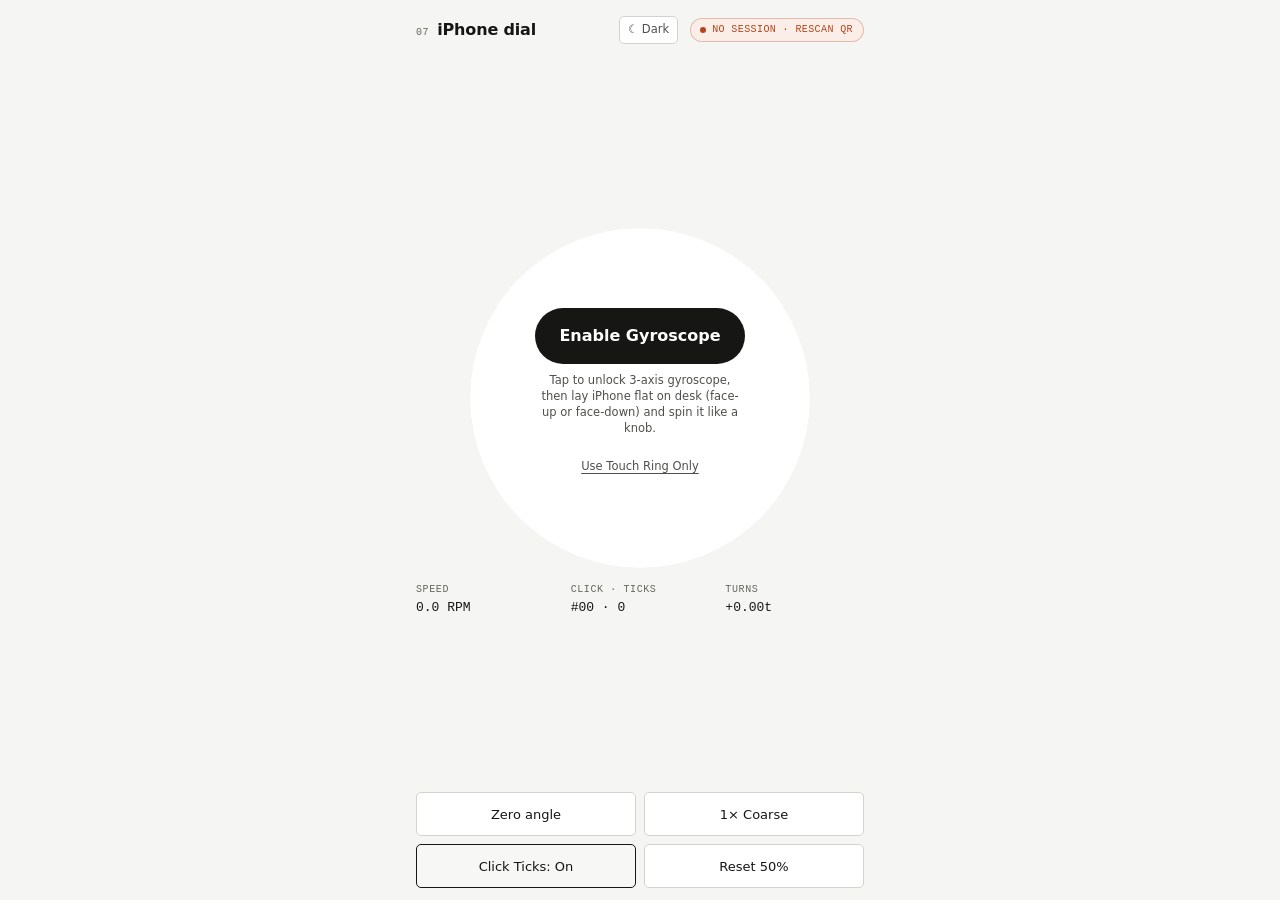
<file: cells/left-grille/dial-phone.html>
<!DOCTYPE html>
<html lang="en">
<head>
  <meta charset="UTF-8">
  <meta name="viewport" content="width=device-width, initial-scale=1.0, maximum-scale=1.0, user-scalable=no, viewport-fit=cover">
  <meta name="apple-mobile-web-app-capable" content="yes">
  <meta name="apple-mobile-web-app-status-bar-style" content="default">
  <meta name="theme-color" content="#f5f5f3">
  <title>iPhone Dial Controller</title>
  <!-- Tokens and ui-pill / ui-label / ui-readout only; no tooltip script on the phone. -->
  <link rel="stylesheet" href="../../ui/base.css">
  <link rel="stylesheet" href="iphone-dial.css">
</head>
<body class="dp-body" data-theme="light">
  <main class="dp-app" id="dp-app">
    <header class="dp-header">
      <div class="dp-brand">
        <span class="ui-tile-index">07</span>
        <span class="dp-title">iPhone dial</span>
      </div>
      <div class="dp-header-right">
        <button type="button" class="dp-theme-btn" id="dp-theme-btn" aria-label="Switch between light and dark theme">☾ Dark</button>
        <!-- A button so OFFLINE · TAP and NO DESKTOP · TAP are reachable; dial-phone.js retries
             only while no link is open. -->
        <button type="button" class="ui-pill dp-status" id="dp-status" data-state="connecting">
          <span id="dp-status-text" class="ui-pill-label" aria-live="polite">LINKING</span>
        </button>
      </div>
    </header>

    <section class="dp-stage">
      <div class="dp-wheel-wrap" id="dp-wheel-pad" aria-label="Rotary encoder touch and gyroscope platter">
        <svg class="dp-wheel-svg" viewBox="0 0 240 240" aria-hidden="true">
          <circle cx="120" cy="120" r="112" fill="none" stroke="currentColor" stroke-opacity="0.14" stroke-width="1.5" />
          <circle cx="120" cy="120" r="98" fill="none" stroke="currentColor" stroke-opacity="0.12" stroke-width="5" />
          <path id="dp-arc-active" class="dp-arc-active" d="" fill="none" stroke-width="5" stroke-linecap="round" />
          <g id="dp-ticks"></g>
          <g id="dp-rotor" transform="rotate(0 120 120)">
            <circle cx="120" cy="120" r="82" fill="none" stroke="currentColor" stroke-opacity="0.22" stroke-width="1.5" />
            <circle cx="120" cy="120" r="66" fill="none" stroke="currentColor" stroke-opacity="0.12" stroke-width="1" stroke-dasharray="3 3" />
            <line class="dp-notch" x1="120" y1="30" x2="120" y2="50" stroke-width="4" stroke-linecap="round" />
            <circle cx="120" cy="60" r="9" fill="none" stroke="currentColor" stroke-opacity="0.35" stroke-width="1.5" />
          </g>
        </svg>

        <div class="dp-center-hud" id="dp-center-hud">
          <div class="dp-angle-big" id="dp-angle">0.0°</div>
          <div class="dp-val-sub" id="dp-value">VAL 50.0</div>
          <div class="dp-pose-meta" id="dp-pose">FLAT DESK · 0.00t</div>
        </div>

        <!-- 1-Tap iOS 13+ Gyroscope Permission Gate + Touch-Ring Fallback -->
        <div class="dp-gate" id="dp-gate">
          <button type="button" class="dp-enable-btn" id="dp-enable-btn">Enable Gyroscope</button>
          <p class="dp-gate-note" id="dp-gate-note">
            Tap to unlock 3-axis gyroscope, then lay iPhone flat on desk (face-up or face-down) and spin it like a knob.
          </p>
          <button type="button" class="dp-dismiss-btn" id="dp-touch-only-btn">Use Touch Ring Only</button>
        </div>
      </div>

      <div class="dp-metrics">
        <div class="dp-metric-box">
          <span class="dp-metric-k ui-label">Speed</span>
          <span class="dp-metric-v ui-readout" id="dp-rpm">0.0 RPM</span>
        </div>
        <div class="dp-metric-box">
          <span class="dp-metric-k ui-label">Click · ticks</span>
          <span class="dp-metric-v ui-readout" id="dp-detent">#00 · 0</span>
        </div>
        <div class="dp-metric-box">
          <span class="dp-metric-k ui-label">Turns</span>
          <span class="dp-metric-v ui-readout" id="dp-turns">+0.00t</span>
        </div>
      </div>
    </section>

    <section class="dp-controls">
      <div class="dp-btn-grid">
        <button type="button" class="dp-btn" id="dp-zero-btn">Zero angle</button>
        <button type="button" class="dp-btn" id="dp-fine-btn" aria-pressed="false">1× Coarse</button>
        <button type="button" class="dp-btn" id="dp-ticks-btn" aria-pressed="true">Click Ticks: On</button>
        <button type="button" class="dp-btn" id="dp-reset-btn">Reset 50%</button>
      </div>
    </section>
  </main>

  <script defer src="../motion/transport.js"></script>
  <script defer src="iphone-dial.js"></script>
  <script defer src="dial-phone.js"></script>
</body>
</html>
</file>
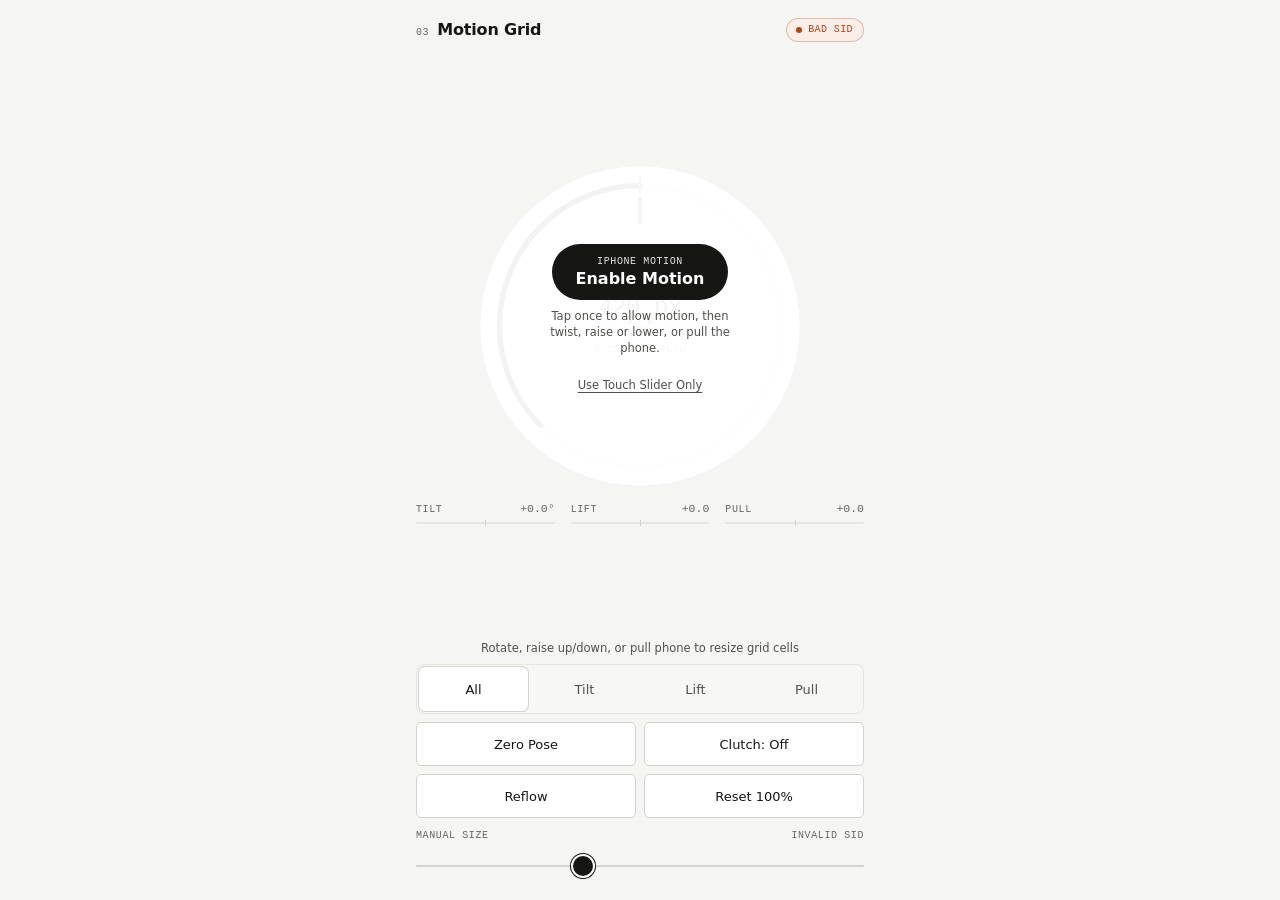
<file: cells/motion/phone.html>
<!DOCTYPE html>
<html lang="en">
<head>
  <meta charset="UTF-8">
  <meta name="viewport" content="width=device-width, initial-scale=1.0, maximum-scale=1.0, user-scalable=no, viewport-fit=cover">
  <meta name="apple-mobile-web-app-capable" content="yes">
  <meta name="apple-mobile-web-app-status-bar-style" content="default">
  <meta name="theme-color" content="#f5f5f3">
  <title>Motion Grid Controller</title>
  <!-- Tokens only (--ui-*, ui-pill, ui-label, ui-readout, ui-slider); no tooltip script on the phone. -->
  <link rel="stylesheet" href="../../ui/base.css">
  <link rel="stylesheet" href="phone.css">
</head>
<body>
  <main class="ph-app" id="ph-app">
    <header class="ph-header">
      <div class="ph-brand">
        <span class="ui-tile-index ph-index">03</span>
        <span class="ph-title">Motion Grid</span>
      </div>
      <!-- A button so OFFLINE · TAP is reachable; phone.js retries only from the failed state. -->
      <button type="button" class="ui-pill ph-status" id="ph-status" data-state="connecting">
        <span id="ph-status-text" class="ui-pill-label">LINKING</span>
      </button>
    </header>

    <!-- Non-HTTPS diagnostic banner (shown automatically if iOS opens over HTTP) -->
    <section class="ph-banner" id="ph-https-banner" hidden>
      <strong>HTTPS required on iPhone</strong>
      <p>iPhone Safari turns motion off on non-HTTPS pages. Open the HTTPS address that <code>node cells/motion/server.mjs</code> prints, or use the manual size slider below.</p>
    </section>

    <!-- Central Interactive Instrument Dial & Clutch Pad -->
    <section class="ph-stage">
      <div class="ph-dial-wrap" id="ph-dial-pad" aria-label="Motion dial and clutch touch pad">
        <svg class="ph-dial-svg" viewBox="0 0 240 240" aria-hidden="true">
          <circle class="ph-ring" cx="120" cy="120" r="106" fill="none" stroke-width="1" />
          <path id="ph-arc-bg" d="M 45.05 194.95 A 106 106 0 1 1 194.95 194.95" fill="none" stroke-width="4" stroke-linecap="round" />
          <path id="ph-arc-active" d="M 45.05 194.95 A 106 106 0 0 1 120 14" fill="none" stroke-width="4" stroke-linecap="round" />
          <!-- Neutral 1.00x detent tick at 0 deg -->
          <line class="ph-detent" x1="120" y1="7" x2="120" y2="21" stroke-width="1.5" />
          <circle class="ph-guide" cx="120" cy="120" r="56" fill="none" stroke-width="1" stroke-dasharray="3 4" />
          <line class="ph-guide" x1="64" y1="120" x2="176" y2="120" stroke-width="1" />
          <line class="ph-guide" x1="120" y1="64" x2="120" y2="176" stroke-width="1" />
          <!-- Ring (not a filled dot): at rest it sits under the centred size/scale readout, which must stay legible -->
          <circle id="ph-bubble" cx="120" cy="120" r="8" fill="none" stroke-width="2" />
          <g id="ph-needle" transform="rotate(0 120 120)">
            <line class="ph-needle-line" x1="120" y1="24" x2="120" y2="42" stroke-width="2.5" stroke-linecap="round" />
          </g>
        </svg>

        <div class="ph-dial-center">
          <div class="ph-size-px" id="ph-size-px">420 px</div>
          <div class="ph-scale-val" id="ph-scale-val">1.00×</div>
          <div class="ph-cols-meta" id="ph-cols-meta">3 col · Reflow</div>
        </div>

        <!-- iOS Permission Gate Overlay -->
        <div class="ph-gate" id="ph-gate">
          <button type="button" class="ph-enable-btn" id="ph-enable-btn">
            <span class="ph-enable-kicker">iPhone motion</span>
            <span class="ph-enable-main">Enable Motion</span>
          </button>
          <p class="ph-gate-note" id="ph-gate-note">Tap once to allow motion, then twist, raise or lower, or pull the phone.</p>
          <button type="button" class="ph-dismiss-btn" id="ph-dismiss-gate">Use Touch Slider Only</button>
        </div>
      </div>

      <!-- Live Gesture Impulse Meters -->
      <div class="ph-meters">
        <div class="ph-meter">
          <div class="ph-meter-head"><span class="ui-label">Tilt</span><span class="ui-readout ui-readout--quiet" id="ph-m-tilt">+0.0°</span></div>
          <div class="ph-meter-track"><span class="ph-meter-mid"></span><span class="ph-meter-fill is-accent" id="ph-b-tilt"></span></div>
        </div>
        <div class="ph-meter">
          <div class="ph-meter-head"><span class="ui-label">Lift</span><span class="ui-readout ui-readout--quiet" id="ph-m-lift">+0.0</span></div>
          <div class="ph-meter-track"><span class="ph-meter-mid"></span><span class="ph-meter-fill" id="ph-b-lift"></span></div>
        </div>
        <div class="ph-meter">
          <div class="ph-meter-head"><span class="ui-label">Pull</span><span class="ui-readout ui-readout--quiet" id="ph-m-pull">+0.0</span></div>
          <div class="ph-meter-track"><span class="ph-meter-mid"></span><span class="ph-meter-fill" id="ph-b-pull"></span></div>
        </div>
      </div>
    </section>

    <!-- Bottom Controls -->
    <section class="ph-controls">
      <div class="ph-mode-hint" id="ph-mode-hint">Rotate, raise up/down, or pull phone to resize grid cells</div>

      <div class="ph-seg" role="group" aria-label="Gesture mode">
        <button type="button" class="ph-seg-btn" data-mode="all" aria-pressed="true">All</button>
        <button type="button" class="ph-seg-btn" data-mode="tilt" aria-pressed="false">Tilt</button>
        <button type="button" class="ph-seg-btn" data-mode="lift" aria-pressed="false">Lift</button>
        <button type="button" class="ph-seg-btn" data-mode="pull" aria-pressed="false">Pull</button>
      </div>

      <div class="ph-action-grid">
        <button type="button" class="ph-btn" id="ph-zero-btn">Zero Pose</button>
        <button type="button" class="ph-btn" id="ph-clutch-btn" aria-pressed="false">Clutch: Off</button>
        <button type="button" class="ph-btn" id="ph-layout-btn" aria-pressed="false">Reflow</button>
        <button type="button" class="ph-btn" id="ph-reset-btn">Reset 100%</button>
      </div>

      <!-- Direct Touch Trim Fallback -->
      <div class="ph-trim">
        <div class="ph-trim-head">
          <span class="ui-label">Manual size</span>
          <span class="ui-label" id="ph-session-tag">SESSION</span>
        </div>
        <input type="range" class="ui-slider ph-slider" id="ph-slider" min="34" max="215" value="100" aria-label="Manual tile size">
      </div>
    </section>
  </main>

  <script defer src="physics.js"></script>
  <script defer src="transport.js"></script>
  <script defer src="phone.js"></script>
</body>
</html>
</file>
<file: ui/base.css>
/* ==========================================================================
   ui/base.css — shared design system for design-with-gemini
   Loaded first in index.html, before every cell stylesheet.

   Contains only:
     1. Tokens on :root (--ui-*).
     2. Page-level rules (moved from index.html's inline <style>).
     3. Opt-in classes under the ui- prefix (tile anatomy + controls).
     4. The tooltip bubble (.ui-tip, created by ui/tooltip.js).
   It never targets a cell class. Loading it changes no cell until the cell
   uses a ui- class or a --ui- token. Contract and markup: ui/NOTES.md.
   ========================================================================== */

/* 1. Tokens ---------------------------------------------------------------- */

:root {
  /* Surfaces */
  --ui-paper: #f5f5f3;        /* page */
  --ui-surface: #ffffff;      /* tile, dialog, control face */
  --ui-well: #f7f7f5;         /* sunken stage inside a tile */

  /* Ink (contrast on --ui-surface / --ui-well) */
  --ui-ink: #161615;          /* 18.1 / 16.9 */
  --ui-ink-2: #4f4f4b;        /*  8.2 /  7.7 */
  --ui-ink-3: #66665f;        /*  5.8 /  5.4  — smallest text allowed */

  /* Lines */
  --ui-hairline: #e5e5e2;     /* tile borders, dividers */
  --ui-line: #d3d3ce;         /* control outlines */

  /* Signal colours. Accent = live or needs attention. Positive = really connected. */
  --ui-accent: #b4441a;       /* 5.6 on surface, 4.9 on its tint */
  --ui-accent-tint: #fbeee8;
  --ui-positive: #087250;     /* 5.9 on surface, 5.3 on its tint */
  --ui-positive-tint: #e8f5ee;

  /* Focus */
  --ui-focus: #2f62d8;
  --ui-ring: 2px solid var(--ui-focus);

  /* Type: system stacks only (no downloads) */
  --ui-sans: -apple-system, BlinkMacSystemFont, "Helvetica Neue", "Segoe UI", system-ui, sans-serif;
  --ui-mono: ui-monospace, "SF Mono", Menlo, Consolas, "Liberation Mono", monospace;
  --ui-fs-1: 10px;            /* mono caps labels, pills, keycaps */
  --ui-fs-2: 11.5px;          /* controls, secondary readouts, small prose */
  --ui-fs-3: 13px;            /* tile titles, prose */
  --ui-fs-4: 16px;            /* studio titles, secondary heroes */
  --ui-fs-5: 24px;            /* hero readouts */
  --ui-caps-track: 0.06em;

  /* Space: 4 px scale */
  --ui-1: 4px;
  --ui-2: 8px;
  --ui-3: 12px;
  --ui-4: 16px;
  --ui-6: 24px;

  /* Radii: two only (pills use 999px, a shape, not a radius step) */
  --ui-radius-sm: 5px;        /* controls, wells, chips-in-boxes */
  --ui-radius: 8px;           /* tiles, dialogs */

  /* Anatomy */
  --ui-head-h: 36px;
  --ui-foot-h: 30px;
  --ui-ctl-h: 28px;           /* minimum hit target in tiles */
  --ui-ctl-h-sm: 24px;        /* visible height of compact controls; hit area stays 28 */
  --ui-grid-gap: 4px;         /* cells/motion/motion.css fixed3 math assumes 4px */

  /* Motion */
  --ui-dur: 150ms;
  --ui-ease: cubic-bezier(0.2, 0.8, 0.2, 1);

  /* Elevation (popovers, tooltip, dialogs only) */
  --ui-shadow-pop: 0 8px 24px rgba(22, 22, 21, 0.14), 0 1px 3px rgba(22, 22, 21, 0.12);
}

/* 2. Page ------------------------------------------------------------------ */

*, *::before, *::after {
  box-sizing: border-box;
  margin: 0;
  padding: 0;
}

body {
  min-height: 100dvh;
  background: var(--ui-paper);
  padding: clamp(16px, 3vw, 40px);
  font-family: var(--ui-sans);   /* text a cell leaves unstyled no longer falls back to Times */
}

.grid {
  display: grid;
  grid-template-columns: repeat(2, minmax(0, 1fr));
  gap: var(--ui-grid-gap);
  width: 100%;
  max-width: min(92vw, 1600px);
  margin-inline: auto;
}

@media (min-width: 768px) {
  .grid {
    grid-template-columns: repeat(3, minmax(0, 1fr));
  }
}

.cell {
  aspect-ratio: 4 / 3;
  background: var(--ui-surface);
  border: 1px solid var(--ui-hairline);
  border-radius: var(--ui-radius);
}

/* 3. Opt-in classes ---------------------------------------------------------- */

/* 3.1 Tile anatomy: head (36) / body (rest) / optional foot (30) ------------ */

.ui-tile {
  display: flex;
  flex-direction: column;
  min-width: 0;
  overflow: hidden;
  position: relative;
  container: ui-tile / inline-size;
  font-family: var(--ui-sans);
  color: var(--ui-ink);
  -webkit-font-smoothing: antialiased;
}

.ui-tile-head {
  flex: 0 0 auto;
  display: flex;
  align-items: center;
  gap: var(--ui-2);
  height: var(--ui-head-h);
  padding: 0 var(--ui-2) 0 var(--ui-3);
  border-bottom: 1px solid var(--ui-hairline);
  min-width: 0;
}

.ui-tile-index {
  flex: 0 0 auto;
  font: 500 var(--ui-fs-1) / 1 var(--ui-mono);
  font-variant-numeric: tabular-nums;
  letter-spacing: var(--ui-caps-track);
  color: var(--ui-ink-3);
}

.ui-tile-step {            /* Decisions strip: "1 · INPUT" in place of the index */
  flex: 0 1 auto;
  min-width: 0;
  font: 600 var(--ui-fs-1) / 1 var(--ui-mono);
  letter-spacing: var(--ui-caps-track);
  text-transform: uppercase;
  color: var(--ui-ink-3);
  white-space: nowrap;
  overflow: hidden;
  text-overflow: ellipsis;
}

.ui-tile-title {
  flex: 0 1 auto;
  min-width: 0;
  font: 600 var(--ui-fs-3) / 1.2 var(--ui-sans);
  letter-spacing: -0.005em;
  color: var(--ui-ink);
  white-space: nowrap;
  overflow: hidden;
  text-overflow: ellipsis;
}

.ui-tile-actions {
  flex: 0 0 auto;
  display: flex;
  align-items: center;
  gap: 6px;
  margin-left: auto;
}

.ui-tile-body {
  flex: 1 1 auto;
  min-height: 0;
  min-width: 0;
  position: relative;
  display: flex;
  flex-direction: column;
  gap: var(--ui-2);
  padding: var(--ui-3);
}

.ui-tile-body--flush {
  padding: 0;
  gap: 0;
}

.ui-tile-foot {
  flex: 0 0 auto;
  display: flex;
  align-items: center;
  gap: var(--ui-2);
  height: var(--ui-foot-h);
  padding: 0 var(--ui-2) 0 var(--ui-3);
  border-top: 1px solid var(--ui-hairline);
  font: 400 var(--ui-fs-1) / 1 var(--ui-mono);
  letter-spacing: 0.02em;
  color: var(--ui-ink-3);
  white-space: nowrap;
  min-width: 0;
}

.ui-tile-foot > :last-child:not(:first-child) {
  margin-left: auto;
}

/* Overlay head (full-bleed tiles such as Draw): same index/title/actions, no bar.
   Laid over the body, takes no height, lets strokes start underneath it. */
.ui-tile-head--overlay {
  position: absolute;
  top: 0;
  left: 0;
  right: 0;
  z-index: 2;
  border-bottom: 0;
  background: transparent;
  pointer-events: none;
}

.ui-tile-head--overlay .ui-tile-actions > * {
  pointer-events: auto;
}

.ui-tile-head--overlay :is(.ui-tile-index, .ui-tile-step, .ui-tile-title) {
  text-shadow: 0 0 4px var(--ui-surface), 0 0 2px var(--ui-surface);
}

.ui-tile-head--overlay .ui-btn:not(.ui-btn--primary):not([data-tone="attention"]) {
  background: var(--ui-surface);
  box-shadow: 0 0 0 2px var(--ui-surface);
}

/* The rule above outranks .ui-btn:hover; give overlay buttons their hover face back. */
.ui-tile-head--overlay .ui-btn:not(.ui-btn--primary):not([data-tone="attention"]):not(:disabled):not([aria-disabled="true"]):hover {
  background: var(--ui-well);
}

/* Prose inside a foot (hints, status sentences): sans, sentence case. Labels and readouts stay mono. */
.ui-tile-foot .ui-prose,
.ui-prose {
  font: 400 var(--ui-fs-2) / 1.2 var(--ui-sans);
  letter-spacing: 0;
  text-transform: none;
  color: var(--ui-ink-3);
}

.ui-truncate {
  min-width: 0;
  white-space: nowrap;
  overflow: hidden;
  text-overflow: ellipsis;
}

/* Whole tile as one button (API Matrix, Left Grille portal). */
.ui-tile-trigger {
  all: unset;
  box-sizing: border-box;
  display: flex;
  flex-direction: column;
  width: 100%;
  height: 100%;
  min-width: 0;
  cursor: pointer;
  border-radius: inherit;
  text-align: left;
}

.ui-tile-trigger:focus-visible {
  outline: var(--ui-ring);
  outline-offset: -3px;
}

.ui-tile:has(> .ui-tile-trigger:hover) {
  border-color: var(--ui-line);
}

/* 3.2 Buttons ---------------------------------------------------------------- */

.ui-btn {
  appearance: none;
  display: inline-flex;
  align-items: center;
  justify-content: center;
  gap: 6px;
  position: relative;
  height: var(--ui-ctl-h);
  padding: 0 10px;
  border: 1px solid var(--ui-line);
  border-radius: var(--ui-radius-sm);
  background: var(--ui-surface);
  color: var(--ui-ink);
  font: 500 var(--ui-fs-2) / 1 var(--ui-sans);
  white-space: nowrap;
  cursor: pointer;
  user-select: none;
  -webkit-user-select: none;
  transition: background-color var(--ui-dur) var(--ui-ease), border-color var(--ui-dur) var(--ui-ease),
    color var(--ui-dur) var(--ui-ease), transform var(--ui-dur) var(--ui-ease);
}

.ui-btn:hover {
  background: var(--ui-well);
  border-color: var(--ui-ink-3);
}

.ui-btn:active {
  transform: translateY(0.5px);
}

.ui-btn[aria-pressed="true"],
.ui-btn[aria-expanded="true"] {
  background: var(--ui-well);
  border-color: var(--ui-ink);
  color: var(--ui-ink);
}

/* Running / recording state for a quiet button (mic on, array armed): rust, not black. */
.ui-btn[data-tone="attention"] {
  background: var(--ui-accent-tint);
  border-color: var(--ui-accent);
  color: var(--ui-accent);
}

.ui-btn[data-tone="attention"]:hover {
  background: color-mix(in srgb, var(--ui-accent) 16%, var(--ui-surface));
  border-color: var(--ui-accent);
}

.ui-btn--sm {
  height: var(--ui-ctl-h-sm);
  padding: 0 8px;
}

/* Hit areas: every control reaches 28 px high even when it looks smaller. */
.ui-btn--sm::after,
.ui-chip::after,
.ui-pill:is(button, a)::after,
.ui-seg > button::after {
  content: "";
  position: absolute;
}

.ui-btn--sm::after,
.ui-chip::after {
  inset: -3px 0;                  /* 24 visible + 1px borders -> 28+ hit */
}

.ui-pill:is(button, a)::after {
  inset: -5px -2px;               /* 20 visible -> 30 x (w+4) hit */
}

.ui-seg > button::after {
  inset: -3px -1px;               /* 22 inside the 28 px track -> fills it */
}

.ui-btn--icon {
  width: var(--ui-ctl-h);
  padding: 0;
}

.ui-btn--sm.ui-btn--icon {
  width: var(--ui-ctl-h-sm);
}

.ui-btn--primary {
  background: var(--ui-ink);
  border-color: var(--ui-ink);
  color: var(--ui-surface);
  border-radius: 999px;
  padding: 0 14px;
  font-weight: 600;
}

.ui-btn--primary:hover {
  background: #2e2e2c;
  border-color: #2e2e2c;
}

.ui-btn--primary[aria-pressed="true"] {   /* primary toggle that is running (e.g. mic on) */
  background: var(--ui-accent);
  border-color: var(--ui-accent);
  color: var(--ui-surface);
}

.ui-btn--quiet {                    /* text-only action, e.g. "JSON ↗" in a foot */
  border-color: transparent;
  background: transparent;
  color: var(--ui-ink-2);
}

.ui-btn--quiet:hover {
  border-color: transparent;
  background: var(--ui-well);
  color: var(--ui-ink);
}

.ui-btn:disabled,
.ui-btn[aria-disabled="true"] {
  cursor: not-allowed;
  background: var(--ui-surface);
  border-color: var(--ui-hairline);
  color: var(--ui-ink-3);
  transform: none;
}

/* 3.3 Segmented control -------------------------------------------------------- */

.ui-seg {
  display: inline-flex;
  align-items: stretch;
  gap: 2px;
  height: var(--ui-ctl-h);
  padding: 2px;
  border: 1px solid var(--ui-hairline);
  border-radius: var(--ui-radius-sm);
  background: var(--ui-well);
  min-width: 0;
}

.ui-seg > button {
  appearance: none;
  position: relative;
  flex: 1 1 auto;
  min-width: 0;
  padding: 0 8px;
  border: 0;
  border-radius: calc(var(--ui-radius-sm) - 2px);
  background: transparent;
  color: var(--ui-ink-2);
  font: 500 var(--ui-fs-2) / 1 var(--ui-sans);
  white-space: nowrap;
  cursor: pointer;
  transition: background-color var(--ui-dur) var(--ui-ease), color var(--ui-dur) var(--ui-ease),
    box-shadow var(--ui-dur) var(--ui-ease);
}

.ui-seg > button:hover {
  color: var(--ui-ink);
}

.ui-seg > button:is([aria-pressed="true"], [aria-selected="true"], [aria-checked="true"]) {
  background: var(--ui-surface);
  color: var(--ui-ink);
  box-shadow: 0 0 0 1px var(--ui-line), 0 1px 1px rgba(22, 22, 21, 0.05);
}

.ui-seg > button:is(:disabled, [aria-disabled="true"]) {
  background: transparent;
  box-shadow: none;
  color: var(--ui-ink-3);
  cursor: not-allowed;
}

/* 24 px segment for a 30 px foot or a compact header; hit area stays 28 px. */
.ui-seg--sm {
  height: var(--ui-ctl-h-sm);
  padding: 1px;
}

.ui-seg--sm > button::after {
  inset: -4px -1px;
}

.ui-seg--mono > button {
  font: 500 var(--ui-fs-1) / 1 var(--ui-mono);
  letter-spacing: 0.04em;
  text-transform: uppercase;
}

/* 3.4 Status pill: dot + label --------------------------------------------------
   data-tone="idle" (default, grey) | "attention" (rust) | "ok" (green: only when
   something is really connected) */

.ui-pill {
  appearance: none;
  display: inline-flex;
  align-items: center;
  gap: 6px;
  position: relative;
  height: 20px;
  padding: 0 8px 0 7px;
  border: 1px solid var(--ui-hairline);
  border-radius: 999px;
  background: var(--ui-surface);
  color: var(--ui-ink-2);
  font: 500 var(--ui-fs-1) / 1 var(--ui-mono);
  letter-spacing: 0.04em;
  text-transform: uppercase;
  white-space: nowrap;
  flex: 0 0 auto;
}

.ui-pill::before {
  content: "";
  width: 6px;
  height: 6px;
  border-radius: 50%;
  background: var(--ui-ink-3);
  flex: 0 0 auto;
}

.ui-pill[data-tone="attention"] {
  color: var(--ui-accent);
  border-color: color-mix(in srgb, var(--ui-accent) 30%, transparent);
  background: var(--ui-accent-tint);
}

.ui-pill[data-tone="attention"]::before {
  background: var(--ui-accent);
}

.ui-pill[data-tone="ok"] {
  color: var(--ui-positive);
  border-color: color-mix(in srgb, var(--ui-positive) 30%, transparent);
  background: var(--ui-positive-tint);
}

.ui-pill[data-tone="ok"]::before {
  background: var(--ui-positive);
}

.ui-pill:is(button, a) {
  cursor: pointer;
  transition: background-color var(--ui-dur) var(--ui-ease), border-color var(--ui-dur) var(--ui-ease);
}

.ui-pill:is(button, a):hover {
  border-color: var(--ui-line);
}

/* 3.5 Chip -------------------------------------------------------------------------- */

.ui-chip {
  appearance: none;
  display: inline-flex;
  align-items: center;
  gap: 4px;
  position: relative;
  height: var(--ui-ctl-h-sm);
  padding: 0 10px;
  border: 1px solid var(--ui-hairline);
  border-radius: 999px;
  background: var(--ui-surface);
  color: var(--ui-ink-2);
  font: 400 var(--ui-fs-2) / 1 var(--ui-sans);
  white-space: nowrap;
  max-width: 100%;
  overflow: hidden;
  text-overflow: ellipsis;
  cursor: pointer;
  transition: border-color var(--ui-dur) var(--ui-ease), color var(--ui-dur) var(--ui-ease),
    background-color var(--ui-dur) var(--ui-ease);
}

.ui-chip:hover {
  border-color: var(--ui-line);
  color: var(--ui-ink);
}

.ui-chip[aria-pressed="true"] {
  border-color: var(--ui-ink);
  color: var(--ui-ink);
}

/* 3.6 Slider (input type=range) ------------------------------------------------------ */

.ui-slider {
  appearance: none;
  -webkit-appearance: none;
  width: 100%;
  height: var(--ui-ctl-h);
  margin: 0;
  background: transparent;
  cursor: pointer;
  accent-color: var(--ui-ink);
}

.ui-slider::-webkit-slider-runnable-track {
  height: 2px;
  border-radius: 1px;
  background: var(--ui-line);
}

.ui-slider::-webkit-slider-thumb {
  -webkit-appearance: none;
  width: 14px;
  height: 14px;
  margin-top: -6px;
  border-radius: 50%;
  border: 2px solid var(--ui-surface);
  background: var(--ui-ink);
  box-shadow: 0 0 0 1px var(--ui-ink), 0 1px 2px rgba(22, 22, 21, 0.2);
  transition: transform var(--ui-dur) var(--ui-ease);
}

.ui-slider:active::-webkit-slider-thumb {
  transform: scale(1.12);
}

.ui-slider::-moz-range-track {
  height: 2px;
  border-radius: 1px;
  background: var(--ui-line);
}

.ui-slider::-moz-range-thumb {
  width: 10px;
  height: 10px;
  border-radius: 50%;
  border: 2px solid var(--ui-surface);
  background: var(--ui-ink);
  box-shadow: 0 0 0 1px var(--ui-ink);
}

.ui-slider:focus-visible {
  outline: none;
}

.ui-slider:focus-visible::-webkit-slider-thumb {
  outline: var(--ui-ring);
  outline-offset: 2px;
}

.ui-slider:focus-visible::-moz-range-thumb {
  outline: var(--ui-ring);
  outline-offset: 2px;
}

/* 3.7 Readouts and labels ------------------------------------------------------------- */

.ui-label {
  font: 500 var(--ui-fs-1) / 1.2 var(--ui-mono);
  letter-spacing: var(--ui-caps-track);
  text-transform: uppercase;
  color: var(--ui-ink-3);
}

.ui-readout {
  font: 500 var(--ui-fs-2) / 1.2 var(--ui-mono);
  font-variant-numeric: tabular-nums;
  color: var(--ui-ink);
  white-space: nowrap;
}

.ui-readout--quiet {
  color: var(--ui-ink-3);
  font-weight: 400;
}

.ui-readout--hero {
  font: 500 var(--ui-fs-5) / 1 var(--ui-mono);
  letter-spacing: -0.02em;
}

.ui-readout-unit {
  font-size: 0.55em;
  font-weight: 400;
  color: var(--ui-ink-3);
  margin-left: 0.25em;
  letter-spacing: 0;
}

.ui-kbd {
  display: inline-flex;
  align-items: center;
  height: 16px;
  padding: 0 4px;
  border: 1px solid var(--ui-line);
  border-bottom-width: 2px;
  border-radius: 3px;
  background: var(--ui-surface);
  color: var(--ui-ink-2);
  font: 500 var(--ui-fs-1) / 1 var(--ui-mono);
}

.ui-well {
  background: var(--ui-well);
  border-radius: var(--ui-radius-sm);
}

.ui-sr-only {
  position: absolute !important;
  width: 1px;
  height: 1px;
  padding: 0;
  margin: -1px;
  overflow: hidden;
  clip: rect(0, 0, 0, 0);
  white-space: nowrap;
  border: 0;
}

/* 3.8 Secondary surfaces (studio pages and dialogs) ------------------------------------ */

.ui-studio-bar {
  display: flex;
  align-items: center;
  gap: var(--ui-3);
  min-height: 48px;
  padding: var(--ui-2) var(--ui-4);
  border-bottom: 1px solid var(--ui-hairline);
  background: var(--ui-surface);
  font-family: var(--ui-sans);
  color: var(--ui-ink);
  min-width: 0;
}

.ui-studio-title {
  min-width: 0;
  font: 600 var(--ui-fs-4) / 1.2 var(--ui-sans);
  letter-spacing: -0.01em;
  white-space: nowrap;
  overflow: hidden;
  text-overflow: ellipsis;
}

.ui-studio-actions {
  display: flex;
  align-items: center;
  gap: var(--ui-2);
  margin-left: auto;
  flex-wrap: wrap;
  justify-content: flex-end;
}

.ui-dialog {
  margin: auto;
  padding: 0;
  border: 1px solid var(--ui-hairline);
  border-radius: var(--ui-radius);
  background: var(--ui-surface);
  color: var(--ui-ink);
  box-shadow: var(--ui-shadow-pop);
  max-width: min(1120px, calc(100vw - 32px));
  max-height: calc(100dvh - 32px);
  font-family: var(--ui-sans);
}

.ui-dialog::backdrop {
  background: rgba(22, 22, 21, 0.28);
}

/* 3.9 Container steps. Kept after every control rule so they win ties. ------------ */

/* Compact (< 320 px tile): foot and secondary controls go. */
@container ui-tile (max-width: 319px) {
  .ui-tile-foot:not(.ui-tile-foot--keep),
  .ui-hide-compact {
    display: none !important;
  }

  .ui-tile-head {
    padding: 0 6px 0 var(--ui-2);
    gap: 6px;
  }

  .ui-tile-body:not(.ui-tile-body--flush) {
    padding: var(--ui-2);
  }
}

/* Tiny (< 240 px tile, the 2-column phone layout): header + hero only. */
@container ui-tile (max-width: 239px) {
  .ui-hide-tiny,
  .ui-tile-foot--keep {
    display: none !important;
  }

  .ui-tile-head {
    height: 30px;
  }

  .ui-tile-title {
    font-size: var(--ui-fs-2);
  }

  .ui-pill:not(.ui-pill--keep-label) .ui-pill-label {   /* collapses to its dot; tip + aria keep the words */
    display: none;
  }

  .ui-pill:not(.ui-pill--keep-label) {
    padding: 0;
    width: 20px;
    justify-content: center;
  }

  .ui-pill--keep-label {
    padding: 0 6px 0 5px;
    gap: 4px;
  }

  .ui-pill:is(button, a)::after {
    inset: -5px -2px;             /* 24 x 30 hit area; fits inside 6px action gap */
  }
}

/* 3.10 Focus ------------------------------------------------------------------------------ */

:is(.ui-btn, .ui-chip, .ui-pill, .ui-seg > button):focus-visible {
  outline: var(--ui-ring);
  outline-offset: 2px;
}

/* 4. Tooltip (bubble created by ui/tooltip.js) -------------------------------------------
   No display value on the base rule: the browser's [popover] closed state must stay
   display:none. Layout display lives only on the open states. */

.ui-tip {
  position: fixed;
  inset: auto;
  left: 0;
  top: 0;
  z-index: 2147483647;
  margin: 0;
  padding: 6px 9px;
  width: max-content;
  max-width: min(260px, calc(100vw - 16px));
  height: auto;
  border: 1px solid rgba(255, 255, 255, 0.16);
  border-radius: var(--ui-radius-sm);
  background: var(--ui-ink);
  color: var(--ui-surface);
  box-shadow: var(--ui-shadow-pop);
  font: 400 12px / 1.4 var(--ui-sans);
  letter-spacing: 0;
  text-align: left;
  text-transform: none;
  white-space: normal;
  overflow: hidden;
  overflow-wrap: anywhere;
  pointer-events: none;
  -webkit-font-smoothing: antialiased;
}

.ui-tip:not([popover]):not(.is-open) {
  display: none;
}

.ui-tip:popover-open,
.ui-tip.is-open {
  display: flex;
  align-items: center;
  gap: 8px;
  animation: ui-tip-in 120ms var(--ui-ease);
}

.ui-tip[data-switch] {
  animation: none;
}

.ui-tip[data-placement="bottom"] {
  --ui-tip-dy: -3px;
}

.ui-tip-text {
  display: -webkit-box;
  -webkit-box-orient: vertical;
  -webkit-line-clamp: 6;           /* adopted titles can be whole paragraphs */
  overflow: hidden;
  min-width: 0;
}

.ui-tip-key {
  flex: 0 0 auto;
  padding: 2px 5px;
  border-radius: 3px;
  background: rgba(255, 255, 255, 0.9);
  color: var(--ui-ink);
  font: 600 var(--ui-fs-1) / 1 var(--ui-mono);
}

.ui-tip-key[hidden] {
  display: none;
}

@keyframes ui-tip-in {
  from {
    opacity: 0;
    transform: translateY(var(--ui-tip-dy, 3px));
  }
}

/* 5. Reduced motion ------------------------------------------------------------------------ */

@media (prefers-reduced-motion: reduce) {
  :root {
    --ui-dur: 0.01ms;
  }

  .ui-btn,
  .ui-seg > button,
  .ui-pill,
  .ui-pill:is(button, a),
  .ui-chip,
  .ui-slider::-webkit-slider-thumb {
    transition: none;
  }

  .ui-slider::-moz-range-thumb {
    transition: none;
  }

  .ui-tip:popover-open,
  .ui-tip.is-open {
    animation: none;
  }
}
</file>
<file: cells/left-grille/iphone-dial.css>
/* ==========================================================================
   Secondary slot 07 — iPhone dial (`cells/left-grille/iphone-dial.css`)
   1. `.id-cell`: the slot is a shared-anatomy tile (left-grille NOTES "Sensor cell frame");
      `.id-stage` is the `.lg-cell-stage` column. This file keeps the hero (the rotary dial),
      its quiet readouts and the in-tile QR panel.
   2. `.dp-body`: the standalone phone page `dial-phone.html`, on ../../ui/base.css tokens.
   ========================================================================== */

/* --------------------------------------------------------------------------
   1. Desktop tile
   -------------------------------------------------------------------------- */

.id-stage {
  user-select: none;
  -webkit-user-select: none;
}

/* Pill: `.lg-sensor-pill` (left-grille.css), the one rule for all seven sensors. */

.id-bezel-right {
  min-width: 0;
  flex: 0 1 auto;
}

.id-body {
  display: grid;
  grid-template-columns: minmax(0, 1.25fr) minmax(0, 1fr);
  grid-template-rows: minmax(0, 1fr);
  gap: var(--ui-4);
}

/* Hero: the dial */
.id-dial-pad {
  position: relative;
  display: flex;
  align-items: center;
  justify-content: center;
  min-height: 0;
  min-width: 0;
  padding: var(--ui-2);
  border-radius: var(--ui-radius-sm);
  background: var(--ui-well);
  cursor: grab;
  touch-action: none;
}

.id-dial-pad.is-dragging {
  cursor: grabbing;
}

.id-dial-pad:focus-visible {
  outline: var(--ui-ring);
  outline-offset: 2px;
}

.id-dial-svg {
  width: 100%;
  height: 100%;
  display: block;
}

.id-stator-well {
  fill: var(--ui-surface);
  stroke: var(--ui-hairline);
  stroke-width: 1;
}

.id-value-track {
  fill: none;
  stroke: var(--ui-hairline);
  stroke-width: 3;
}

.id-value-arc {
  fill: none;
  stroke: var(--ui-ink);
  stroke-width: 3;
  stroke-linecap: round;
}

.id-tick {
  stroke: var(--ui-line);
  stroke-width: 1.2;
  stroke-linecap: round;
}

.id-tick--major {
  stroke: var(--ui-ink-3);
  stroke-width: 1.6;
}

.id-tick.is-active {
  stroke: var(--ui-accent);
  stroke-width: 2.5;
}

.id-rotor-rim {
  fill: var(--ui-well);
  stroke: var(--ui-line);
  stroke-width: 1;
}

.id-rotor-face {
  fill: var(--ui-surface);
  stroke: var(--ui-hairline);
  stroke-width: 1;
}

.id-rotor-groove {
  fill: none;
  stroke: var(--ui-hairline);
  stroke-width: 0.9;
  stroke-dasharray: 2 2;
}

.id-rotor-notch {                /* the index mark that turns with the dial */
  stroke: var(--ui-accent);
  stroke-width: 3;
  stroke-linecap: round;
}

.id-rotor-dimple {
  fill: var(--ui-well);
  stroke: var(--ui-line);
  stroke-width: 1;
}

.id-hub-cap {
  fill: var(--ui-surface);
  stroke: var(--ui-hairline);
  stroke-width: 1;
}

.id-hub-readout {
  position: absolute;
  inset: 0;
  display: flex;
  flex-direction: column;
  align-items: center;
  justify-content: center;
  gap: 2px;
  pointer-events: none;
  text-align: center;
}

.id-hub-angle {
  font: 500 var(--ui-fs-4) / 1 var(--ui-mono);
  font-variant-numeric: tabular-nums;
  letter-spacing: -0.02em;
  color: var(--ui-ink);
}

.id-hub-turns {
  font: 400 var(--ui-fs-1) / 1 var(--ui-mono);
  font-variant-numeric: tabular-nums;
  color: var(--ui-ink-3);
}

/* Quiet readouts: value and speed */
.id-telemetry {
  display: flex;
  flex-direction: column;
  justify-content: space-between;
  gap: var(--ui-3);
  min-width: 0;
  min-height: 0;
}

.id-card {
  display: flex;
  flex-direction: column;
  gap: var(--ui-1);
  min-width: 0;
}

.id-card-head {
  display: flex;
  align-items: center;
  justify-content: space-between;
  gap: var(--ui-1);
  min-width: 0;
}

.id-mini-pill {
  font-variant-numeric: tabular-nums;
}

.id-metric-row {
  display: flex;
  align-items: baseline;
  min-width: 0;
}

.id-metric-num {                 /* secondary: one step below the hero, the dial */
  font-size: var(--ui-fs-4);
  line-height: 1.1;
}

.id-metric-row .ui-readout-unit {
  font-size: var(--ui-fs-1);
}

.id-bar-track {
  height: 2px;
  border-radius: 1px;
  background: var(--ui-hairline);
  overflow: hidden;
}

.id-bar-fill {
  height: 100%;
  width: 50%;
  background: var(--ui-ink);
  transition: width 40ms linear;
}

.id-sub-meta {
  font: 400 var(--ui-fs-1) / 1.3 var(--ui-mono);
  font-variant-numeric: tabular-nums;
  color: var(--ui-ink-3);
  white-space: nowrap;
  overflow: hidden;
  text-overflow: ellipsis;
}

/* Shown only in a narrow mount (240–319 px), where the base step hides the foot. */
/* Foot: Zero + Sim spins left, link meta right */
.id-sim-group {               /* "Sim" label, then quiet buttons named for the input */
  display: flex;
  align-items: center;
  gap: 2px;
  min-width: 0;
}

.id-sim-label {
  margin-right: var(--ui-1);
}

.id-link-meta {
  min-width: 0;
  overflow: hidden;
  text-overflow: ellipsis;
}

/* In-tile QR pairing panel: covers the body only; the header stays usable. */
.id-qr-overlay {
  position: absolute;
  inset: 0;
  z-index: 2;
  display: grid;
  grid-template-columns: minmax(0, 40%) minmax(0, 1fr);
  gap: var(--ui-3);
  align-items: center;
  padding: var(--ui-3);
  background: var(--ui-surface);
}

.id-qr-overlay[hidden] {
  display: none !important;
}

.id-qr-box {
  display: flex;
  align-items: center;
  justify-content: center;
  min-height: 0;
  max-height: 100%;
  aspect-ratio: 1 / 1;
  border: 1px solid var(--ui-hairline);
  border-radius: var(--ui-radius-sm);
  background: var(--ui-surface);
  padding: var(--ui-1);
}

.id-qr-box svg {
  width: 100%;
  height: 100%;
  display: block;
}

.id-qr-fallback {
  padding: var(--ui-2);
  font: 400 var(--ui-fs-1) / 1.4 var(--ui-mono);
  color: var(--ui-ink-3);
  text-align: center;
}

.id-qr-meta {
  display: flex;
  flex-direction: column;
  justify-content: center;
  gap: var(--ui-2);
  min-width: 0;
}

.id-qr-top {
  display: flex;
  align-items: center;
  justify-content: space-between;
  gap: var(--ui-1);
  min-width: 0;
}

.id-qr-sid {
  min-width: 0;
  overflow: hidden;
  text-overflow: ellipsis;
  white-space: nowrap;
}

.id-qr-actions {
  display: flex;
  align-items: center;
  gap: var(--ui-1);
  flex: 0 0 auto;
}

.id-qr-hint {
  font: 400 var(--ui-fs-2) / 1.4 var(--ui-sans);
  color: var(--ui-ink-2);
  overflow-wrap: anywhere;
}

.id-host-input {
  width: 100%;
  height: var(--ui-ctl-h);
  padding: 0 var(--ui-2);
  border: 1px solid var(--ui-line);
  border-radius: var(--ui-radius-sm);
  background: var(--ui-surface);
  color: var(--ui-ink);
  font: 400 var(--ui-fs-2) / 1 var(--ui-mono);
}

.id-host-input::placeholder {
  color: var(--ui-ink-3);
}

.id-host-input:focus-visible {
  outline: var(--ui-ring);
  outline-offset: 1px;
}

/* Size steps (slot tile width; the page keeps tiles >= 320 px, tests mount narrower) */
@container ui-tile (max-width: 319px) {
  .id-body {
    grid-template-rows: minmax(0, 1fr) auto;
    gap: var(--ui-2) var(--ui-3);
  }

  .id-sub-meta,
  .id-qr-hint,
  .id-qr-sid {
    display: none;
  }
}

@container ui-tile (max-width: 239px) {
  .id-narrow-note,
  .id-telemetry,
  .id-hub-turns,
  .id-title {
    display: none;
  }

  .id-body {
    grid-template-columns: minmax(0, 1fr);
    grid-template-rows: minmax(0, 1fr);
  }

  .id-qr-overlay {
    grid-template-columns: minmax(0, 1fr);
    padding: var(--ui-1);
  }

  .id-qr-meta {
    display: none;
  }
}

/* --------------------------------------------------------------------------
   2. Phone page (`dial-phone.html`): light paper on the shared tokens, 44 px touch targets,
      no hover tooltips. The theme button switches to a dark set of the same tokens.
   -------------------------------------------------------------------------- */

.dp-body {
  min-height: 100dvh;
  padding: 0;                       /* base.css pads the grid page; the phone is edge to edge */
  background: var(--ui-paper);
  color: var(--ui-ink);
  overscroll-behavior: none;
  user-select: none;
  -webkit-user-select: none;
  -webkit-font-smoothing: antialiased;
  -webkit-tap-highlight-color: transparent;
}

.dp-body[data-theme="dark"] {
  --ui-paper: #111110;
  --ui-surface: #1b1b19;
  --ui-well: #232321;
  --ui-ink: #f5f5f3;
  --ui-ink-2: #c9c9c2;
  --ui-ink-3: #a3a39b;              /* 6.9:1 on surface */
  --ui-hairline: #2f2f2b;
  --ui-line: #46463f;
  --ui-accent: #ef8a5c;             /* 6.6:1 on surface */
  --ui-accent-tint: #33221a;
  --ui-positive: #4cc796;           /* 8.1:1 on surface */
  --ui-positive-tint: #13281f;
}

.dp-body :is(button, input):focus-visible {
  outline: var(--ui-ring);
  outline-offset: 2px;
}

.dp-app {
  min-height: 100dvh;
  max-width: 480px;
  margin-inline: auto;
  padding:
    calc(var(--ui-2) + env(safe-area-inset-top))
    calc(var(--ui-4) + env(safe-area-inset-right))
    calc(var(--ui-3) + env(safe-area-inset-bottom))
    calc(var(--ui-4) + env(safe-area-inset-left));
  display: flex;
  flex-direction: column;
  justify-content: space-between;
  gap: var(--ui-3);
}

.dp-header {
  display: flex;
  align-items: center;
  justify-content: space-between;
  gap: var(--ui-2);
  min-height: 44px;
}

.dp-brand {
  display: flex;
  align-items: baseline;
  gap: var(--ui-2);
  min-width: 0;
}

.dp-title {
  min-width: 0;
  font: 600 var(--ui-fs-4) / 1.2 var(--ui-sans);
  letter-spacing: -0.01em;
  white-space: nowrap;
  overflow: hidden;
  text-overflow: ellipsis;
}

.dp-header-right {
  display: flex;
  align-items: center;
  gap: var(--ui-3);
  flex: 0 0 auto;
}

.dp-theme-btn {
  position: relative;
  height: 28px;
  padding: 0 var(--ui-2);
  border: 1px solid var(--ui-line);
  border-radius: var(--ui-radius-sm);
  background: var(--ui-surface);
  color: var(--ui-ink-2);
  font: 500 var(--ui-fs-2) / 1 var(--ui-sans);
  white-space: nowrap;
  cursor: pointer;
}

.dp-theme-btn::after {              /* 44 px tall tap target */
  content: "";
  position: absolute;
  inset: -9px -4px;
}

/* Status pill (a button): LIVE green only while the desktop answers; linking and waiting
   are grey; anything that needs a tap or a rescan is rust. */
.dp-status {
  height: 24px;
  padding: 0 10px 0 9px;
  cursor: default;
}

button.dp-status::after {
  inset: -10px -6px;                /* 44 px tall tap target for OFFLINE · TAP */
}

.dp-status[data-state="ready"] {
  color: var(--ui-positive);
  border-color: color-mix(in srgb, var(--ui-positive) 30%, transparent);
  background: var(--ui-positive-tint);
}

.dp-status[data-state="ready"]::before {
  background: var(--ui-positive);
}

.dp-status[data-state="warn"] {
  color: var(--ui-accent);
  border-color: color-mix(in srgb, var(--ui-accent) 30%, transparent);
  background: var(--ui-accent-tint);
  cursor: pointer;
}

.dp-status[data-state="warn"]::before {
  background: var(--ui-accent);
}

/* Stage: the wheel is the hero */
.dp-stage {
  flex: 1;
  display: flex;
  flex-direction: column;
  align-items: center;
  justify-content: center;
  gap: var(--ui-4);
}

.dp-wheel-wrap {
  position: relative;
  width: min(86vw, 46dvh, 340px);
  aspect-ratio: 1 / 1;
  border: 1px solid var(--ui-hairline);
  border-radius: 50%;
  background: var(--ui-surface);
  color: var(--ui-ink);             /* the SVG draws in currentColor */
  display: flex;
  align-items: center;
  justify-content: center;
  touch-action: none;
}

.dp-wheel-svg {
  position: absolute;
  inset: 0;
  width: 100%;
  height: 100%;
  pointer-events: none;
}

.dp-arc-active {
  stroke: var(--ui-ink);
}

.dp-notch {
  stroke: var(--ui-accent);
}

.dp-tick {
  stroke: currentColor;
  stroke-opacity: 0.3;
  stroke-width: 1.4;
}

.dp-tick--major {
  stroke-opacity: 0.65;
  stroke-width: 2.2;
}

.dp-tick.is-active {
  stroke: var(--ui-accent);
  stroke-opacity: 1;
  stroke-width: 3;
}

.dp-center-hud {
  position: relative;
  z-index: 1;
  display: flex;
  flex-direction: column;
  align-items: center;
  gap: var(--ui-1);
  pointer-events: none;
  text-align: center;
}

.dp-angle-big {
  font: 500 var(--ui-fs-5) / 1 var(--ui-mono);
  font-variant-numeric: tabular-nums;
  letter-spacing: -0.02em;
}

.dp-val-sub {
  font: 500 var(--ui-fs-3) / 1.3 var(--ui-mono);
  font-variant-numeric: tabular-nums;
  color: var(--ui-ink-2);
}

.dp-pose-meta {
  font: 500 var(--ui-fs-1) / 1.2 var(--ui-mono);
  font-variant-numeric: tabular-nums;
  letter-spacing: var(--ui-caps-track);
  text-transform: uppercase;
  color: var(--ui-ink-3);
}

/* Gyroscope permission gate (also the no-gyroscope explanation) */
.dp-gate {
  position: absolute;
  inset: -1px;
  z-index: 5;
  border-radius: 50%;
  background: var(--ui-surface);    /* opaque: the angle readout must not show through the note */
  display: flex;
  flex-direction: column;
  align-items: center;
  justify-content: center;
  gap: var(--ui-2);
  padding: var(--ui-6);
  text-align: center;
  color: var(--ui-ink);
}

.dp-gate[hidden] {
  display: none !important;
}

.dp-enable-btn {                    /* the page's one primary action */
  min-width: 156px;
  height: 56px;
  padding: 0 var(--ui-6);
  border: 0;
  border-radius: 999px;
  background: var(--ui-ink);
  color: var(--ui-surface);
  font: 600 var(--ui-fs-4) / 1.1 var(--ui-sans);
  cursor: pointer;
  transition: transform var(--ui-dur) var(--ui-ease);
}

.dp-enable-btn:active {
  transform: scale(0.97);
}

.dp-gate-note {
  max-width: 210px;
  font: 400 var(--ui-fs-2) / 1.4 var(--ui-sans);
  color: var(--ui-ink-2);
}

.dp-dismiss-btn {
  min-height: 44px;
  padding: 0 var(--ui-3);
  border: 0;
  background: transparent;
  color: var(--ui-ink-2);
  font: 500 var(--ui-fs-2) / 1 var(--ui-sans);
  text-decoration: underline;
  text-underline-offset: 3px;
  cursor: pointer;
}

/* Secondary readouts: label over value, no boxes */
.dp-metrics {
  width: 100%;
  display: grid;
  grid-template-columns: repeat(3, minmax(0, 1fr));
  gap: var(--ui-4);
}

.dp-metric-box {
  display: flex;
  flex-direction: column;
  gap: var(--ui-1);
  min-width: 0;
}

.dp-metric-v {
  font-size: var(--ui-fs-3);
}

/* Controls (44 px tap targets) */
.dp-controls {
  display: flex;
  flex-direction: column;
  gap: var(--ui-2);
}

.dp-btn-grid {
  display: grid;
  grid-template-columns: repeat(2, minmax(0, 1fr));
  gap: var(--ui-2);
}

.dp-btn {
  height: 44px;
  border: 1px solid var(--ui-line);
  border-radius: var(--ui-radius-sm);
  background: var(--ui-surface);
  color: var(--ui-ink);
  font: 500 var(--ui-fs-3) / 1 var(--ui-sans);
  cursor: pointer;
  transition: background-color var(--ui-dur) var(--ui-ease), border-color var(--ui-dur) var(--ui-ease);
}

.dp-btn:active {
  background: var(--ui-well);
}

.dp-btn[aria-pressed="true"] {
  background: var(--ui-well);
  border-color: var(--ui-ink);
}

@media (prefers-reduced-motion: reduce) {
  .id-bar-fill,
  .dp-enable-btn,
  .dp-btn {
    transition: none !important;
  }
}
</file>
<file: cells/motion/phone.css>
/* Cell 03 phone controller (phone.html). Tokens and ui-pill / ui-label / ui-readout / ui-slider
   come from ../../ui/base.css; this file sizes them for a hand: every tap target is 44 px. */

html,
body {
  height: 100%;
}

body {
  padding: 0;                 /* base.css pads the grid page; the phone page is edge to edge */
  background: var(--ui-paper);
  color: var(--ui-ink);
  overscroll-behavior: none;
  user-select: none;
  -webkit-user-select: none;
  -webkit-font-smoothing: antialiased;
  -webkit-tap-highlight-color: transparent;
}

:is(button, input):focus-visible {
  outline: var(--ui-ring);
  outline-offset: 2px;
}

.ph-app {
  min-height: 100dvh;
  max-width: 480px;
  margin-inline: auto;
  padding:
    calc(var(--ui-2) + env(safe-area-inset-top))
    calc(var(--ui-4) + env(safe-area-inset-right))
    calc(var(--ui-3) + env(safe-area-inset-bottom))
    calc(var(--ui-4) + env(safe-area-inset-left));
  display: flex;
  flex-direction: column;
  justify-content: space-between;
  gap: var(--ui-3);
}

/* Header ------------------------------------------------------------------------------- */

.ph-header {
  display: flex;
  align-items: center;
  justify-content: space-between;
  gap: var(--ui-2);
  min-height: 44px;
}

.ph-brand {
  display: flex;
  align-items: baseline;
  gap: var(--ui-2);
  min-width: 0;
}

.ph-title {
  font: 600 var(--ui-fs-4) / 1.2 var(--ui-sans);
  letter-spacing: -0.01em;
}

/* Status pill: LIVE (green) only while the desktop answers; waiting is grey; failed is rust. */
.ph-status {
  height: 24px;
  padding: 0 10px 0 9px;
  cursor: default;
}

button.ph-status::after {
  inset: -10px -6px;          /* 44 px tall tap target for OFFLINE · TAP */
}

.ph-status[data-state="ready"] {
  color: var(--ui-positive);
  border-color: color-mix(in srgb, var(--ui-positive) 30%, transparent);
  background: var(--ui-positive-tint);
}

.ph-status[data-state="ready"]::before {
  background: var(--ui-positive);
}

.ph-status[data-state="warn"] {
  color: var(--ui-accent);
  border-color: color-mix(in srgb, var(--ui-accent) 30%, transparent);
  background: var(--ui-accent-tint);
  cursor: pointer;
}

.ph-status[data-state="warn"]::before {
  background: var(--ui-accent);
}

/* Non-HTTPS banner --------------------------------------------------------------------- */

.ph-banner {
  padding: var(--ui-2) var(--ui-3);
  border: 1px solid color-mix(in srgb, var(--ui-accent) 30%, transparent);
  border-radius: var(--ui-radius-sm);
  background: var(--ui-accent-tint);
  font: 400 var(--ui-fs-2) / 1.45 var(--ui-sans);
  color: var(--ui-ink);
}

.ph-banner[hidden] {
  display: none;
}

.ph-banner strong {
  display: block;
  margin-bottom: 2px;
  font-weight: 600;
  color: var(--ui-accent);
}

.ph-banner code {
  font: 500 var(--ui-fs-1) / 1 var(--ui-mono);
}

/* Stage: the dial is the hero ---------------------------------------------------------- */

.ph-stage {
  flex: 1;
  display: flex;
  flex-direction: column;
  align-items: center;
  justify-content: center;
  gap: var(--ui-4);
}

.ph-dial-wrap {
  position: relative;
  width: min(78vw, 38dvh, 320px);
  aspect-ratio: 1 / 1;
  border: 1px solid var(--ui-hairline);
  border-radius: 50%;
  background: var(--ui-surface);
  display: flex;
  align-items: center;
  justify-content: center;
  touch-action: none;
  transition: border-color var(--ui-dur) var(--ui-ease), box-shadow var(--ui-dur) var(--ui-ease);
}

.ph-dial-wrap.is-clutched {        /* clutch held: motion is being applied */
  border-color: var(--ui-accent);
  box-shadow: 0 0 0 4px var(--ui-accent-tint);
}

.ph-dial-svg {
  position: absolute;
  inset: 0;
  width: 100%;
  height: 100%;
  pointer-events: none;
}

.ph-ring { stroke: var(--ui-line); }
#ph-arc-bg { stroke: var(--ui-hairline); }
#ph-arc-active { stroke: var(--ui-ink); }
.ph-detent { stroke: var(--ui-ink-3); }
.ph-guide { stroke: var(--ui-hairline); }
.ph-needle-line { stroke: var(--ui-ink); }
#ph-bubble { stroke: var(--ui-accent); }   /* the live sensor position */

.ph-dial-center {
  position: relative;
  z-index: 1;
  display: flex;
  flex-direction: column;
  align-items: center;
  gap: var(--ui-1);
  pointer-events: none;
  text-align: center;
}

.ph-size-px {
  font: 500 var(--ui-fs-5) / 1 var(--ui-mono);
  font-variant-numeric: tabular-nums;
  letter-spacing: -0.02em;
}

.ph-scale-val {
  padding: 0 4px;
  border-radius: 3px;
  background: var(--ui-surface);  /* opaque: the bubble ring rests at the dial centre under it */
  font: 500 var(--ui-fs-3) / 1.3 var(--ui-mono);
  font-variant-numeric: tabular-nums;
  color: var(--ui-ink-2);
}

.ph-cols-meta {
  font: 500 var(--ui-fs-1) / 1.2 var(--ui-mono);
  font-variant-numeric: tabular-nums;
  letter-spacing: var(--ui-caps-track);
  text-transform: uppercase;
  color: var(--ui-ink-3);
}

/* iOS permission gate ------------------------------------------------------------------ */

.ph-gate {
  position: absolute;
  inset: -1px;
  z-index: 5;
  border-radius: 50%;
  background: color-mix(in srgb, var(--ui-surface) 95%, transparent);
  display: flex;
  flex-direction: column;
  align-items: center;
  justify-content: center;
  gap: var(--ui-2);
  padding: var(--ui-4);
  text-align: center;
}

.ph-gate[hidden] {
  display: none;
}

.ph-enable-btn {                   /* the page's one primary action */
  display: flex;
  flex-direction: column;
  align-items: center;
  justify-content: center;
  gap: 3px;
  min-width: 156px;
  height: 56px;
  padding: 0 var(--ui-6);
  border: 0;
  border-radius: 999px;
  background: var(--ui-ink);
  color: var(--ui-surface);
  cursor: pointer;
  transition: transform var(--ui-dur) var(--ui-ease);
}

.ph-enable-btn:active {
  transform: scale(0.97);
}

.ph-enable-kicker {
  font: 500 var(--ui-fs-1) / 1 var(--ui-mono);
  letter-spacing: var(--ui-caps-track);
  text-transform: uppercase;
  color: var(--ui-hairline);
}

.ph-enable-main {
  font: 600 var(--ui-fs-4) / 1.1 var(--ui-sans);
}

.ph-gate-note {
  max-width: 200px;
  font: 400 var(--ui-fs-2) / 1.4 var(--ui-sans);
  color: var(--ui-ink-2);
}

.ph-dismiss-btn {
  min-height: 44px;
  padding: 0 var(--ui-3);
  border: 0;
  background: transparent;
  color: var(--ui-ink-2);
  font: 500 var(--ui-fs-2) / 1 var(--ui-sans);
  text-decoration: underline;
  text-underline-offset: 3px;
  cursor: pointer;
}

/* Motion meters: label + value over a hairline track with a centre tick ---------------- */

.ph-meters {
  width: 100%;
  display: grid;
  grid-template-columns: repeat(3, minmax(0, 1fr));
  gap: var(--ui-4);
}

.ph-meter {
  display: flex;
  flex-direction: column;
  gap: var(--ui-1);
  min-width: 0;
}

.ph-meter-head {
  display: flex;
  align-items: baseline;
  justify-content: space-between;
  gap: var(--ui-1);
}

.ph-meter-track {
  position: relative;
  height: 6px;
}

.ph-meter-track::before {
  content: "";
  position: absolute;
  left: 0;
  right: 0;
  top: 2px;
  height: 2px;
  border-radius: 1px;
  background: var(--ui-hairline);
}

.ph-meter-mid {
  position: absolute;
  left: 50%;
  top: 0;
  bottom: 0;
  width: 1px;
  background: var(--ui-line);
}

.ph-meter-fill {
  position: absolute;
  top: 2px;
  height: 2px;
  background: var(--ui-ink);
}

/* Controls (44 px tap targets) ------------------------------------------------------------ */

.ph-controls {
  display: flex;
  flex-direction: column;
  gap: var(--ui-2);
}

.ph-mode-hint {
  min-height: 1.4em;
  text-align: center;
  font: 400 var(--ui-fs-2) / 1.4 var(--ui-sans);
  color: var(--ui-ink-2);
}

.ph-seg {
  display: grid;
  grid-template-columns: repeat(4, minmax(0, 1fr));
  gap: 2px;
  padding: 2px;
  border: 1px solid var(--ui-hairline);
  border-radius: var(--ui-radius);
  background: var(--ui-well);
}

.ph-seg-btn {
  height: 44px;
  border: 0;
  border-radius: calc(var(--ui-radius) - 2px);
  background: transparent;
  color: var(--ui-ink-2);
  font: 500 var(--ui-fs-3) / 1 var(--ui-sans);
  cursor: pointer;
}

.ph-seg-btn[aria-pressed="true"] {
  background: var(--ui-surface);
  color: var(--ui-ink);
  box-shadow: 0 0 0 1px var(--ui-line), 0 1px 1px rgba(22, 22, 21, 0.05);
}

.ph-action-grid {
  display: grid;
  grid-template-columns: repeat(2, minmax(0, 1fr));
  gap: var(--ui-2);
}

.ph-btn {
  height: 44px;
  border: 1px solid var(--ui-line);
  border-radius: var(--ui-radius-sm);
  background: var(--ui-surface);
  color: var(--ui-ink);
  font: 500 var(--ui-fs-3) / 1 var(--ui-sans);
  cursor: pointer;
  transition: background-color var(--ui-dur) var(--ui-ease), border-color var(--ui-dur) var(--ui-ease);
}

.ph-btn:active {
  background: var(--ui-well);
}

.ph-btn[aria-pressed="true"] {     /* layout locked */
  background: var(--ui-well);
  border-color: var(--ui-ink);
}

#ph-clutch-btn[aria-pressed="true"] {   /* clutch armed: rust, like any armed toggle */
  background: var(--ui-accent-tint);
  border-color: var(--ui-accent);
  color: var(--ui-accent);
}

.ph-trim {
  display: flex;
  flex-direction: column;
  gap: 2px;
  padding-top: var(--ui-1);
}

.ph-trim-head {
  display: flex;
  justify-content: space-between;
  gap: var(--ui-2);
}

.ph-slider {
  height: 44px;
}

.ph-slider::-webkit-slider-thumb {
  width: 24px;
  height: 24px;
  margin-top: -11px;
}

.ph-slider::-moz-range-thumb {
  width: 20px;
  height: 20px;
}

@media (prefers-reduced-motion: reduce) {
  .ph-dial-wrap,
  .ph-enable-btn,
  .ph-btn {
    transition: none !important;
  }
}
</file>
